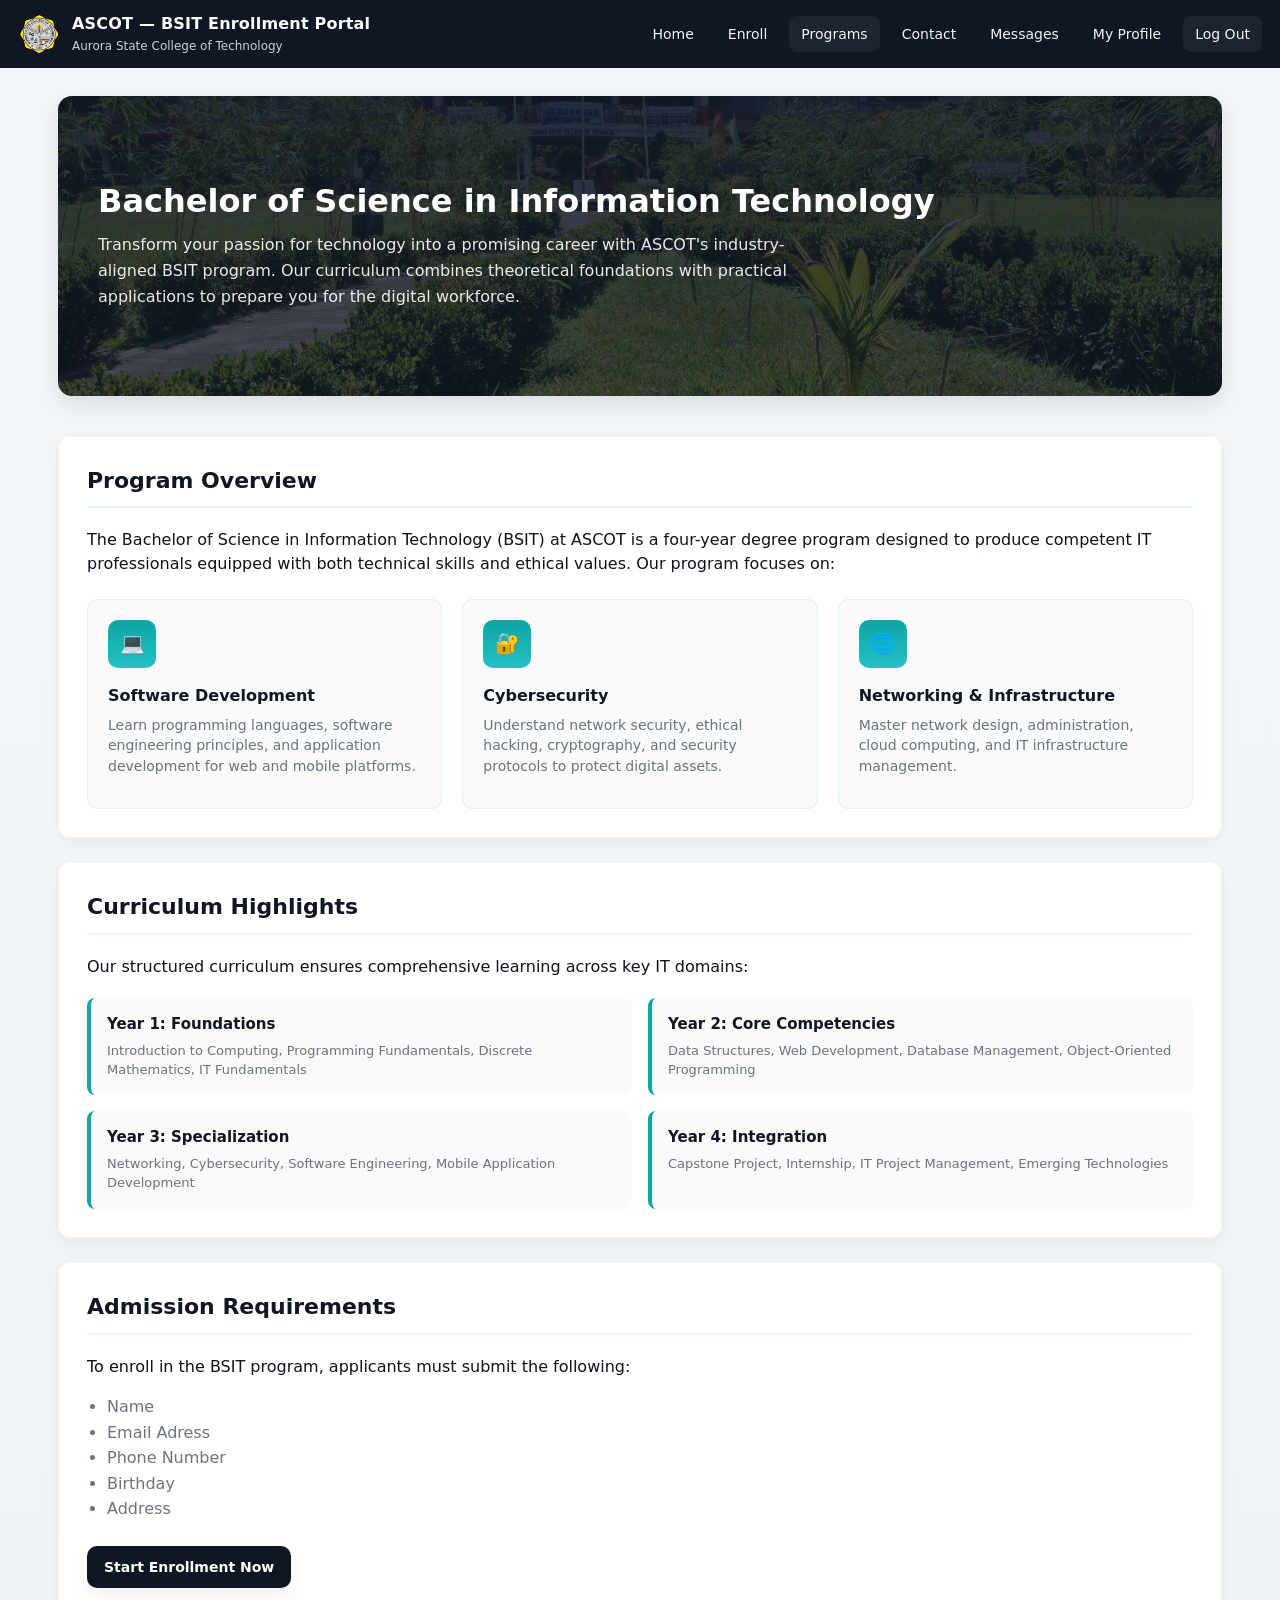
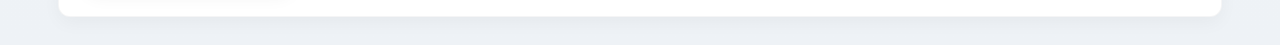
<file: about.html>
<!DOCTYPE html>
<html lang="en">
<head>
  <meta charset="utf-8" />
  <meta name="viewport" content="width=device-width,initial-scale=1" />
  <title>About BSIT Programs — ASCOT Enrollment Portal</title>
  
  <!-- Link to external CSS if you create one -->
  <!-- <link rel="stylesheet" href="style.css"> -->
  <link rel="stylesheet" href="design2.css">
  <style>
    /* Reset-ish */
    * { box-sizing: border-box; margin: 0; padding: 0; }
    :root{
      --brand:#0f1724;        /* dark navy */
      --accent:#0ea5a4;       /* teal */
      --muted:#6b7280;        /* gray */
      --card:#ffffff;
      --glass: rgba(255,255,255,0.6);
    }
    body {
      font-family: Inter, system-ui, -apple-system, "Segoe UI", Roboto, "Helvetica Neue", Arial;
      background: linear-gradient(180deg,#f3f6f9 0%, #eef2f6 100%);
      color: #0b1220;
      -webkit-font-smoothing:antialiased;
      -moz-osx-font-smoothing:grayscale;
      line-height:1.45;
    }

    /* NAV */
    header.site-header {
      background: var(--brand);
      color: white;
      padding: 12px 18px;
      display:flex;
      align-items:center;
      justify-content:space-between;
      gap:16px;
    }
    .brand {
      display:flex;
      align-items:center;
      gap:12px;
    }
    .brand img { height:42px; width:auto; border-radius:6px; }
    .brand h1 { font-size:18px; letter-spacing:0.2px; margin:0; }
    nav.primary { display:flex; gap:10px; align-items:center; }
    nav.primary a {
      color:white; text-decoration:none; padding:8px 12px; border-radius:8px; font-size:14px;
      opacity:0.95;
    }
    nav.primary a:hover { background: rgba(255,255,255,0.06); }
    nav.primary a.active { background: rgba(255,255,255,0.06); }

    /* Main layout */
    main.container {
      max-width:1200px;
      margin:28px auto;
      padding:0 18px;
    }

    /* Hero Banner */
    /* Replace the existing .hero-banner in about.html */
.hero-banner {
    background: linear-gradient(rgba(15,23,36,0.85), rgba(15,23,36,0.75)), url('ascot.jpg');
    background-size: cover;
    background-position: center;
    border-radius: 14px;
    padding: 50px 40px;
    color: white;
    margin-bottom: 40px;
    box-shadow: 0 8px 24px rgba(12,18,30,0.1);
    min-height: 300px;
    display: flex;
    flex-direction: column;
    justify-content: center;
}
    .hero-banner .kicker {
      background: linear-gradient(90deg,var(--accent), #38bdf8);
      color:white;
      padding:6px 12px;
      border-radius:999px;
      font-size:14px;
      font-weight:600;
      letter-spacing:0.2px;
      box-shadow: 0 6px 18px rgba(14,165,164,0.2);
      width:fit-content;
      margin-bottom: 16px;
    }
    .hero-banner h2 { font-size:32px; margin-bottom:12px; }
    .hero-banner p { font-size:16px; opacity:0.9; max-width:700px; }

    /* Content Cards */
    .content-section {
      background: white;
      border-radius: 12px;
      padding: 28px;
      margin-bottom: 24px;
      border: 1px solid rgba(15,23,36,0.04);
      box-shadow: 0 6px 18px rgba(12,18,30,0.04);
    }
    .section-title {
      color: var(--brand);
      font-size: 22px;
      margin-bottom: 20px;
      padding-bottom: 10px;
      border-bottom: 2px solid rgba(14,165,164,0.1);
    }

    /* Program Features */
    .programs-grid {
      display: grid;
      grid-template-columns: repeat(3, 1fr);
      gap: 20px;
      margin-top: 20px;
    }
    .program-card {
      background: #f8fafc;
      border-radius: 10px;
      padding: 20px;
      border: 1px solid rgba(14,165,164,0.1);
      transition: transform 0.2s, box-shadow 0.2s;
    }
    .program-card:hover {
      transform: translateY(-4px);
      box-shadow: 0 12px 24px rgba(14,165,164,0.1);
    }
    .program-icon {
      height: 48px;
      width: 48px;
      background: linear-gradient(180deg,var(--accent), #22c1c3);
      border-radius: 10px;
      display: flex;
      align-items: center;
      justify-content: center;
      color: white;
      font-size: 20px;
      margin-bottom: 16px;
    }
    .program-card h4 {
      color: var(--brand);
      margin-bottom: 8px;
      font-size: 16px;
    }
    .program-card p {
      color: var(--muted);
      font-size: 14px;
      margin-bottom: 12px;
    }

    /* Curriculum List */
    .curriculum-list {
      display: grid;
      grid-template-columns: repeat(2, 1fr);
      gap: 16px;
      margin-top: 20px;
    }
    .curriculum-item {
      background: #f8fafc;
      padding: 16px;
      border-radius: 8px;
      border-left: 4px solid var(--accent);
    }
    .curriculum-item h5 {
      color: var(--brand);
      margin-bottom: 6px;
      font-size: 15px;
    }
    .curriculum-item p {
      color: var(--muted);
      font-size: 13px;
      margin: 0;
    }

    /* Stats */
    .stats-section {
      display: grid;
      grid-template-columns: repeat(4, 1fr);
      gap: 20px;
      margin: 32px 0;
    }
    .stat-box {
      background: white;
      padding: 24px;
      border-radius: 12px;
      text-align: center;
      border: 1px solid rgba(15,23,36,0.04);
      box-shadow: 0 6px 18px rgba(12,18,30,0.04);
    }
    .stat-number {
      font-size: 36px;
      font-weight: bold;
      color: var(--accent);
      margin-bottom: 8px;
    }
    .stat-label {
      color: var(--brand);
      font-size: 14px;
      font-weight: 600;
    }

    /* Buttons */
    .btn{
      display:inline-flex; gap:10px; align-items:center; text-decoration:none;
      padding:10px 16px; border-radius:10px; font-weight:600; font-size:14px;
      border:1px solid rgba(15,23,36,0.06);
      transition: all 0.2s;
    }
    .btn.primary { 
      background:var(--brand); color:white; 
      box-shadow: 0 8px 18px rgba(15,23,36,0.06); 
    }
    .btn.primary:hover {
      background: #1a2436;
      transform: translateY(-1px);
    }
    .btn.outline { 
      background:transparent; color:var(--brand); 
      border:1px solid rgba(15,23,36,0.08); 
    }
    .btn.outline:hover {
      background: rgba(15,23,36,0.02);
    }

    /* Footer */
    footer.site-footer {
      margin-top:28px; padding:20px; background:var(--brand); color:white; border-radius:10px;
      max-width:1200px; margin-left:auto; margin-right:auto; display:flex; justify-content:space-between; align-items:center;
    }

    /* Responsive */
    @media (max-width:1000px){
      .programs-grid { grid-template-columns: repeat(2, 1fr); }
      .stats-section { grid-template-columns: repeat(2, 1fr); }
      .curriculum-list { grid-template-columns: 1fr; }
      footer.site-footer { flex-direction:column; gap:12px; text-align:center; }
    }
    @media (max-width:768px){
      .programs-grid { grid-template-columns: 1fr; }
      .stats-section { grid-template-columns: 1fr; }
      .hero-banner h2 { font-size: 26px; }
      .hero-banner { padding: 30px 20px; }
    }
    @media (max-width:560px){
      header.site-header { flex-direction: column; align-items: flex-start; }
      nav.primary { width: 100%; margin-top: 10px; }
    }
  </style>
</head>
<body>

  <!-- HEADER / NAV -->
  <header class="site-header" role="banner">
    <div class="brand">
      <img src="ascot3.png" alt="ASCOT logo" onerror="this.style.display='none'">
      <div>
        <h1 style="font-size:16px;">ASCOT — BSIT Enrollment Portal</h1>
        <div style="font-size:12px; color:rgba(255,255,255,0.8); margin-top:3px;">Aurora State College of Technology</div>
      </div>
    </div>

    <nav class="primary" role="navigation" aria-label="Primary">
      <a href="index.html">Home</a>
      <a href="enrollment.php">Enroll</a>
      <a href="about.html" class="active">Programs</a>
      <a href="contact.html">Contact</a>
      <a href="messages.html">Messages</a>
      <a href="profile.php">My Profile</a>
      <a href="logIn.html" class="active">Log Out</a>
    </nav>
  </header>

  <!-- MAIN CONTENT -->
  <main class="container" role="main">

    <!-- HERO BANNER -->
    <section class="hero-banner" aria-label="About BSIT Program">
      <h2>Bachelor of Science in Information Technology</h2>
      <p>Transform your passion for technology into a promising career with ASCOT's industry-aligned BSIT program. Our curriculum combines theoretical foundations with practical applications to prepare you for the digital workforce.</p>
    </section>

    <!-- PROGRAM OVERVIEW -->
    <section class="content-section" aria-labelledby="overview-heading">
      <h3 class="section-title" id="overview-heading">Program Overview</h3>
      <p>The Bachelor of Science in Information Technology (BSIT) at ASCOT is a four-year degree program designed to produce competent IT professionals equipped with both technical skills and ethical values. Our program focuses on:</p>
      
      <div class="programs-grid" style="margin-top:24px;">
        <div class="program-card">
          <div class="program-icon">💻</div>
          <h4>Software Development</h4>
          <p>Learn programming languages, software engineering principles, and application development for web and mobile platforms.</p>
        </div>
        
        <div class="program-card">
          <div class="program-icon">🔐</div>
          <h4>Cybersecurity</h4>
          <p>Understand network security, ethical hacking, cryptography, and security protocols to protect digital assets.</p>
        </div>
        
        <div class="program-card">
          <div class="program-icon">🌐</div>
          <h4>Networking & Infrastructure</h4>
          <p>Master network design, administration, cloud computing, and IT infrastructure management.</p>
        </div>
      </div>
    </section>

    <!-- CURRICULUM HIGHLIGHTS -->
    <section class="content-section" aria-labelledby="curriculum-heading">
      <h3 class="section-title" id="curriculum-heading">Curriculum Highlights</h3>
      <p>Our structured curriculum ensures comprehensive learning across key IT domains:</p>
      
      <div class="curriculum-list">
        <div class="curriculum-item">
          <h5>Year 1: Foundations</h5>
          <p>Introduction to Computing, Programming Fundamentals, Discrete Mathematics, IT Fundamentals</p>
        </div>
        
        <div class="curriculum-item">
          <h5>Year 2: Core Competencies</h5>
          <p>Data Structures, Web Development, Database Management, Object-Oriented Programming</p>
        </div>
        
        <div class="curriculum-item">
          <h5>Year 3: Specialization</h5>
          <p>Networking, Cybersecurity, Software Engineering, Mobile Application Development</p>
        </div>
        
        <div class="curriculum-item">
          <h5>Year 4: Integration</h5>
          <p>Capstone Project, Internship, IT Project Management, Emerging Technologies</p>
        </div>
      </div>
    </section>

    <!-- PROGRAM STATS 
    <section class="content-section" aria-labelledby="stats-heading">
      <h3 class="section-title" id="stats-heading">Program Statistics</h3>
      <div class="stats-section">
        <div class="stat-box">
          <div class="stat-number">1,248+</div>
          <div class="stat-label">Enrolled Students</div>
        </div>
        
        <div class="stat-box">
          <div class="stat-number">94%</div>
          <div class="stat-label">Passing Rate</div>
        </div>
        
        <div class="stat-box">
          <div class="stat-number">50+</div>
          <div class="stat-label">Industry Partners</div>
        </div>
        
        <div class="stat-box">
          <div class="stat-number">85%</div>
          <div class="stat-label">Employment Rate</div>
        </div>
      </div>
    </section>-->

    <!-- ADMISSION REQUIREMENTS -->
    <section class="content-section" aria-labelledby="requirements-heading">
      <h3 class="section-title" id="requirements-heading">Admission Requirements</h3>
      <p>To enroll in the BSIT program, applicants must submit the following:</p>
      <ul style="margin: 16px 0 24px 20px; color: var(--muted); line-height: 1.6;">
        <li>Name</li>
        <li>Email Adress</li>
        <li>Phone Number</li>
        <li>Birthday</li>
        <li>Address</li>
      </ul>
      
      <div class="actions" style="display:flex; gap:12px; margin-top:20px;">
        <a class="btn primary" href="enrollment.php" title="Start Enrollment">Start Enrollment Now</a>
        </div>
    </section>

    <!-- PORTAL FEATURES 
    <section class="content-section" aria-labelledby="portal-heading">
      <h3 class="section-title" id="portal-heading">Enrollment Portal Features</h3>
      <p>This Student Enrollment Portal provides a seamless experience for prospective BSIT students:</p>
      
      <div style="display: grid; grid-template-columns: repeat(2, 1fr); gap: 20px; margin-top: 20px;">
        <div style="background: #f8fafc; padding: 20px; border-radius: 10px;">
          <h4 style="color: var(--brand); margin-bottom: 10px;">For Students</h4>
          <ul style="color: var(--muted); line-height: 1.6; margin-left: 20px;">
            <li>Online enrollment form with subject selection</li>
            <li>Track application status in real-time</li>
            <li>Receive acceptance/rejection notices</li>
            <li>Message feed for admin communications</li>
          </ul>
        </div>
        
        <div style="background: #f8fafc; padding: 20px; border-radius: 10px;">
          <h4 style="color: var(--brand); margin-bottom: 10px;">For Administrators</h4>
          <ul style="color: var(--muted); line-height: 1.6; margin-left: 20px;">
            <li>Review and manage student applications</li>
            <li>Send notifications to applicants</li>
            <li>Update enrollment status</li>
            <li>Export student data for processing</li>
          </ul>
        </div>
      </div>
    </section>-->

  </main>

  
  

</body>
</html>
</file>
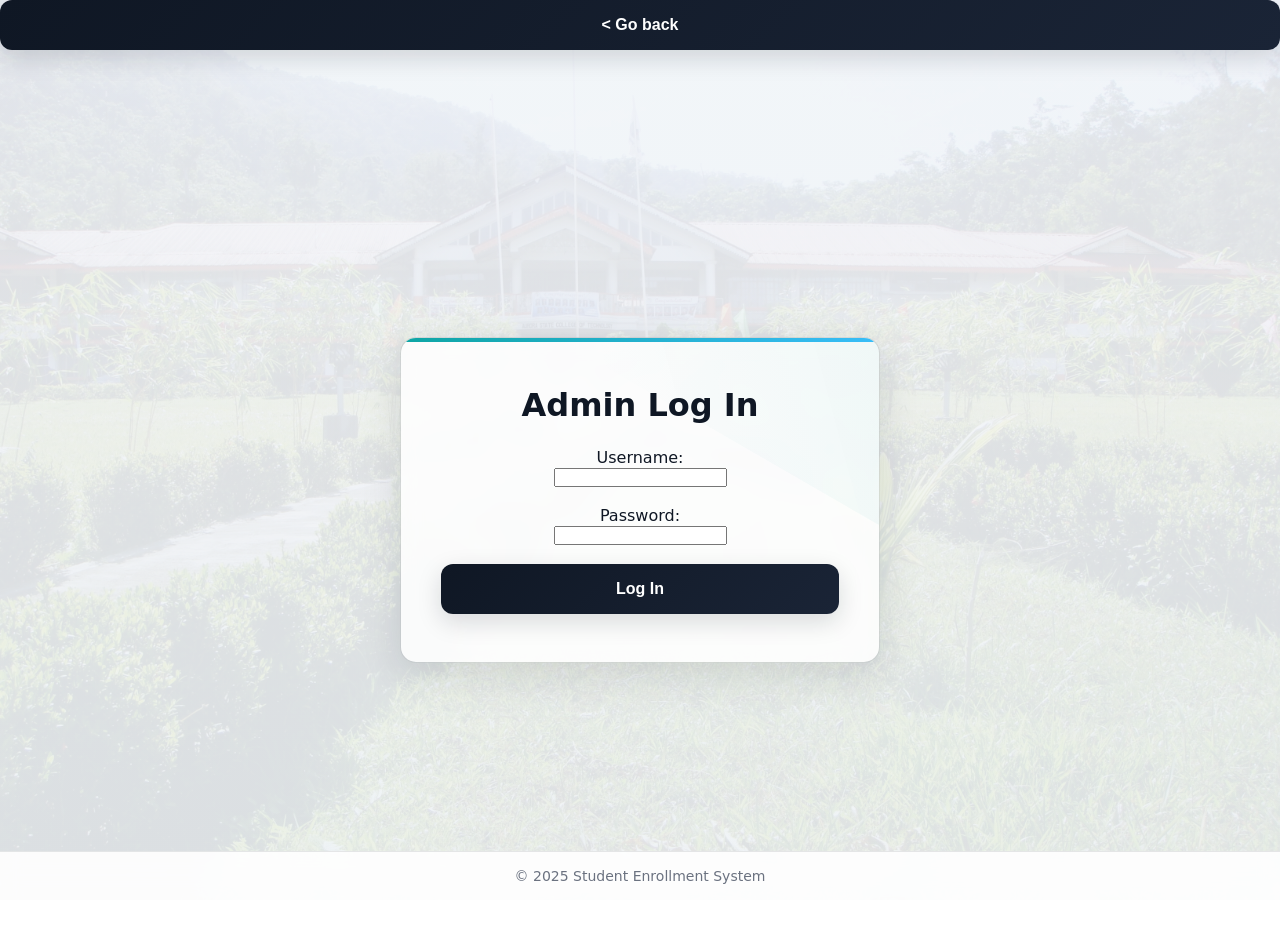
<file: adminLogIn.html>
<!DOCTYPE html>
<html lang="en">
<head>
    <link rel="stylesheet" href="design.css">
    <meta charset="UTF-8">
    <meta name="viewport" content="width=device-width, initial-scale=1.0">
    <title>Admin</title>
    <script>
	function goBack() {
	window.history.back();
	}
</script>
</head>
<body>
    <button onClick = "goBack()"> < Go back </button></button>
    <main class="page">
    <div class="container" float="center">
    <h1><strong><b>Admin Log In</b></strong></h1>
    <form action="admin_action.php" method="post">
        <label for="username">Username:</label><br>
        <input type="text" id="username" name="username" required><br><br>
        <label for="password">Password:</label><br>
        <input type="password" id="password" name="password" required><br><br>
        <input type="submit" value="Log In" class="button">
    </form>
    </div>
    </main>
<footer>© 2025 Student Enrollment System</footer>
    </body>
</html>
</file>
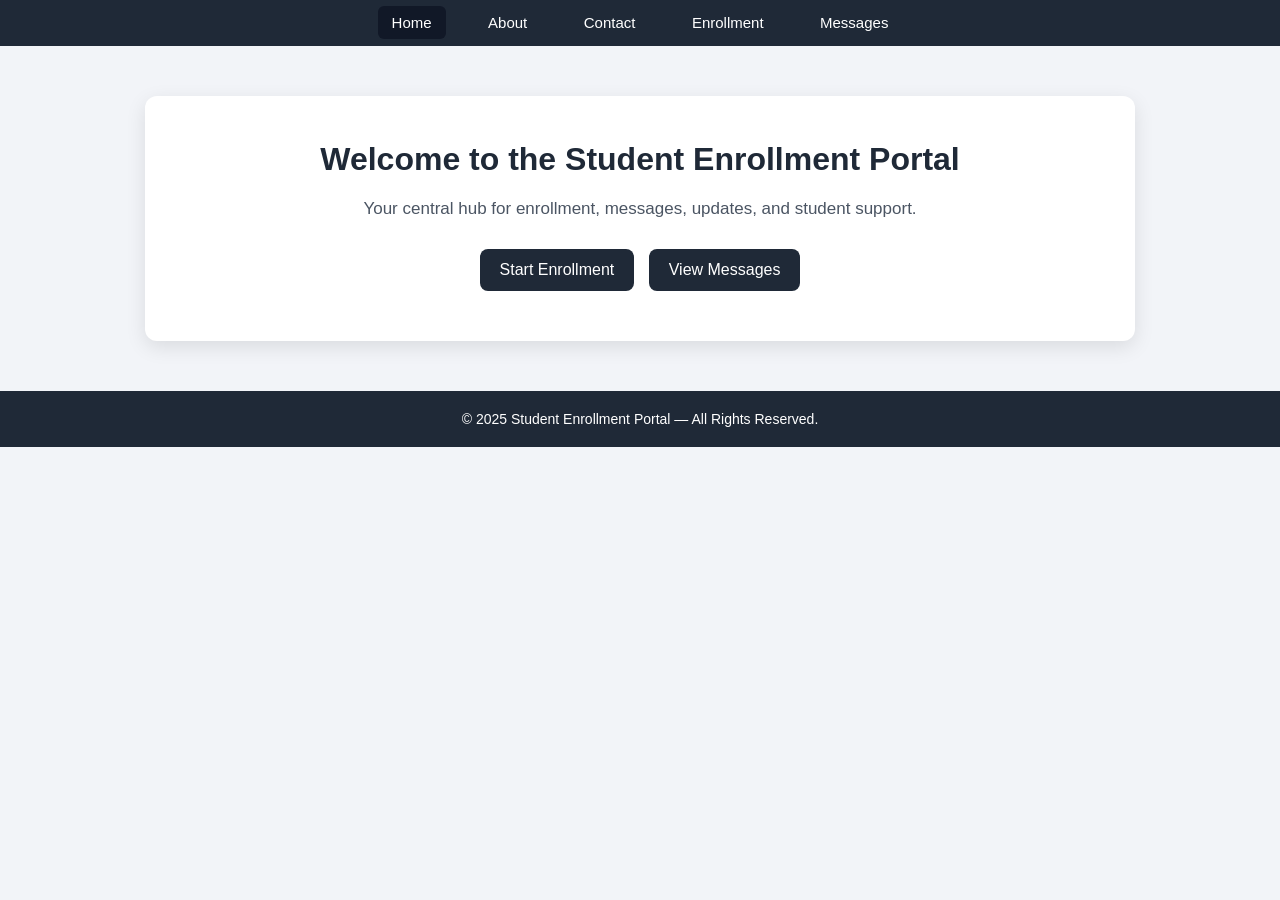
<file: home.html>
<!DOCTYPE html>
<html lang="en">
<head>
  <meta charset="UTF-8" />
  <meta name="viewport" content="width=device-width, initial-scale=1.0" />
  <title>Home — Student Enrollment Portal</title>

  <style>
    body {
      font-family: Arial, sans-serif;
      background:#f2f4f8;
      margin:0;
    }

    nav {
      background:#1f2937;
      padding:14px;
      text-align:center;
    }

    nav a {
      color:white;
      margin:0 12px;
      text-decoration:none;
      padding:8px 14px;
      border-radius:6px;
      font-size:15px;
    }

    nav a:hover, nav a.active {
      background:#111827;
    }

    .hero {
      max-width:900px;
      margin:50px auto;
      background:white;
      padding:45px;
      border-radius:12px;
      text-align:center;
      box-shadow:0 6px 20px rgba(0,0,0,0.10);
    }

    .hero h1 {
      margin-top:0;
      font-size:32px;
      color:#1f2937;
    }

    .hero p {
      margin:10px 0 25px;
      font-size:17px;
      color:#4b5563;
    }

    .btn-primary {
      background:#1f2937;
      color:white;
      padding:12px 20px;
      margin:5px;
      border-radius:8px;
      text-decoration:none;
      display:inline-block;
      transition:0.2s;
    }

    .btn-primary:hover {
      background:#111827;
    }

    footer {
      margin-top:40px;
      padding:20px;
      background:#1f2937;
      color:white;
      text-align:center;
      font-size:14px;
    }
  </style>
</head>

<body>

  <nav>
    <a href="index.html" class="active">Home</a>
    <a href="about.html">About</a>
    <a href="contact.html">Contact</a>
    <a href="enrollment.php">Enrollment</a>
    <a href="messages.html">Messages</a>
  </nav>

  <main class="hero">
    <h1>Welcome to the Student Enrollment Portal</h1>
    <p>Your central hub for enrollment, messages, updates, and student support.</p>

    <a class="btn-primary" href="enrollment.php">Start Enrollment</a>
    <a class="btn-primary" href="messages.html">View Messages</a>
  </main>

  <footer>
    © 2025 Student Enrollment Portal — All Rights Reserved.
  </footer>

</body>
</html>
</file>
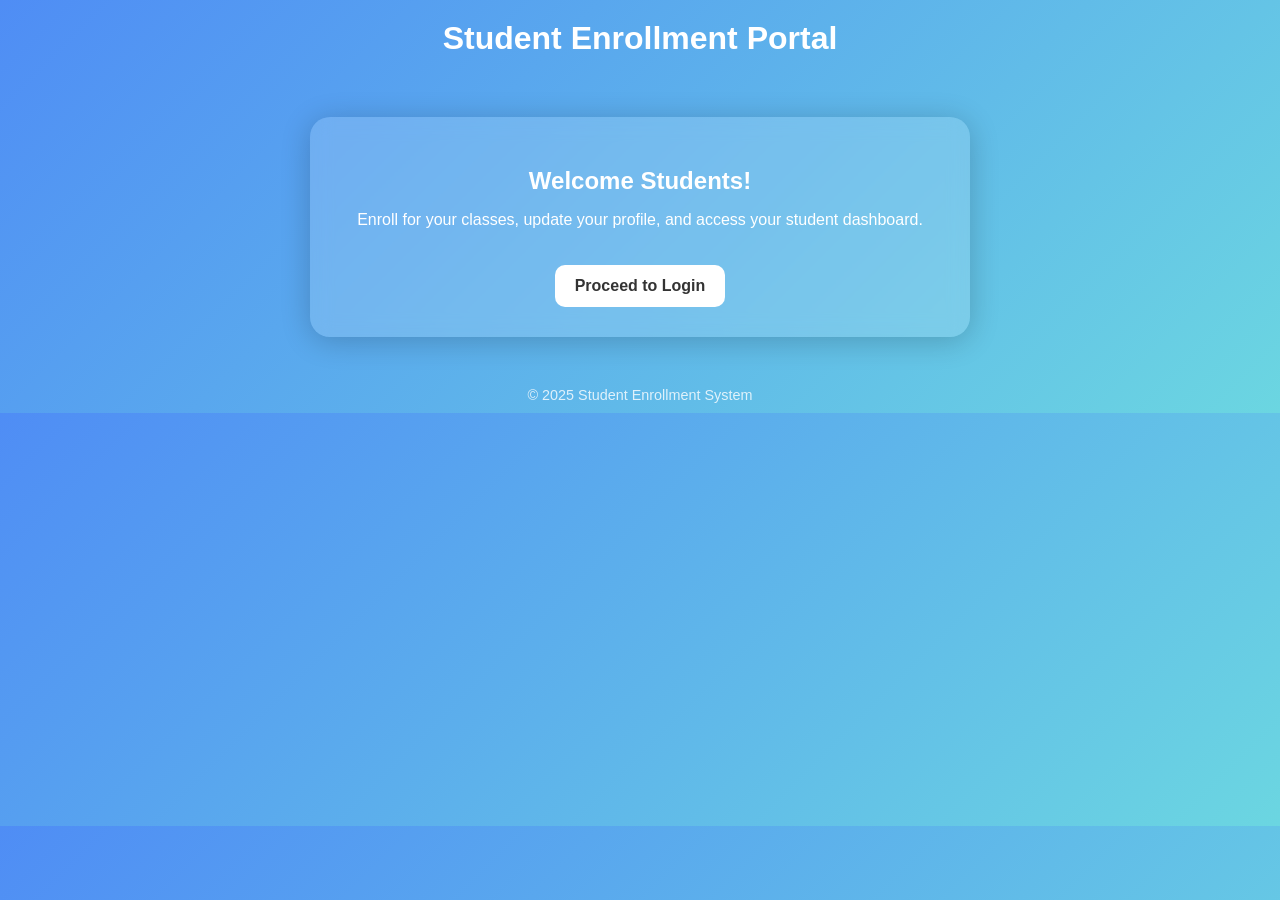
<file: landing.html>
<!DOCTYPE html>
<html lang="en">
<head>
  <meta charset="UTF-8" />
  <meta name="viewport" content="width=device-width, initial-scale=1.0" />
  <title>Student Enrollment Portal</title>
  <style>
    body {
      margin: 0;
      font-family: Arial, sans-serif;
      background: linear-gradient(135deg, #4f8df5, #6bd6e1);
      color: #fff;
    }
    header {
      padding: 20px;
      text-align: center;
      font-size: 2rem;
      font-weight: bold;
    }
    .glass-card {
      width: 90%;
      max-width: 600px;
      margin: 40px auto;
      padding: 30px;
      background: rgba(255, 255, 255, 0.15);
      border-radius: 20px;
      backdrop-filter: blur(10px);
      color: #fff;
      text-align: center;
      box-shadow: 0 4px 30px rgba(0, 0, 0, 0.2);
    }
    .glass-card h2 {
      margin-bottom: 10px;
    }
    .btn {
      display: inline-block;
      margin-top: 20px;
      background: #fff;
      color: #333;
      padding: 12px 20px;
      border-radius: 10px;
      text-decoration: none;
      font-weight: bold;
      transition: 0.3s;
    }
    .btn:hover {
      background: #e1e1e1;
    }
    footer {
      margin-top: 40px;
      text-align: center;
      padding: 10px;
      font-size: 0.9rem;
      opacity: 0.8;
    }
  </style>
</head>
<body>
  <header>Student Enrollment Portal</header>

  <div class="glass-card">
    <h2>Welcome Students!</h2>
    <p>Enroll for your classes, update your profile, and access your student dashboard.</p>
    <a href="#" class="btn">Proceed to Login</a>
  </div>

  <footer>© 2025 Student Enrollment System</footer>
</body>
</html>
</file>
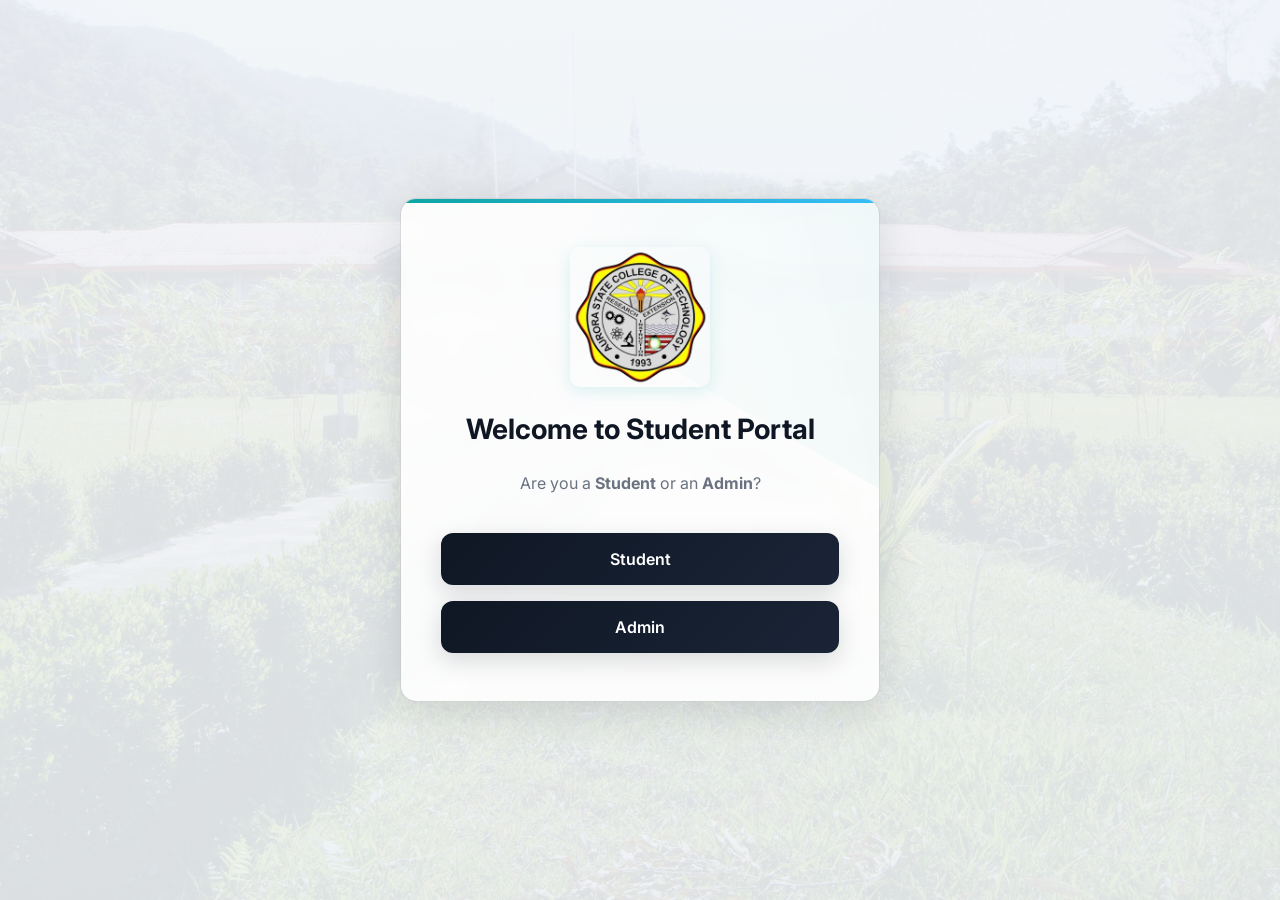
<file: logIn.html>
<!DOCTYPE html>
<html lang="en">
<head>
        <link rel="stylesheet" href="design.css">
        <meta charset="UTF-8">
        <meta name="viewport" content="width=device-width, initial-scale=1.0">
        <title>Student Portal</title>
        <link rel="preconnect" href="https://fonts.googleapis.com">
        <link rel="preconnect" href="https://fonts.gstatic.com" crossorigin>
        <link href="https://fonts.googleapis.com/css2?family=Inter:wght@300;400;600;700&display=swap" rel="stylesheet">
</head>
<body>
    <main class="page">
        <div class="container">
            <img src="ascot3.png" alt="Ascot Logo" class="logo" loading="lazy">
            <h1 class="title"><strong>Welcome to Student Portal</strong></h1>
            <p class="lead">Are you a <strong>Student</strong> or an <strong>Admin</strong>?</p>
            <div class="actions">
                <button class="btn" onclick="location.href='StudentLogin.php'">Student</button>
                <button class="btn" onclick="location.href='adminLogIn.html'">Admin</button>
            </div>
        </div>
    </main>
    
</body>
</html>
</file>
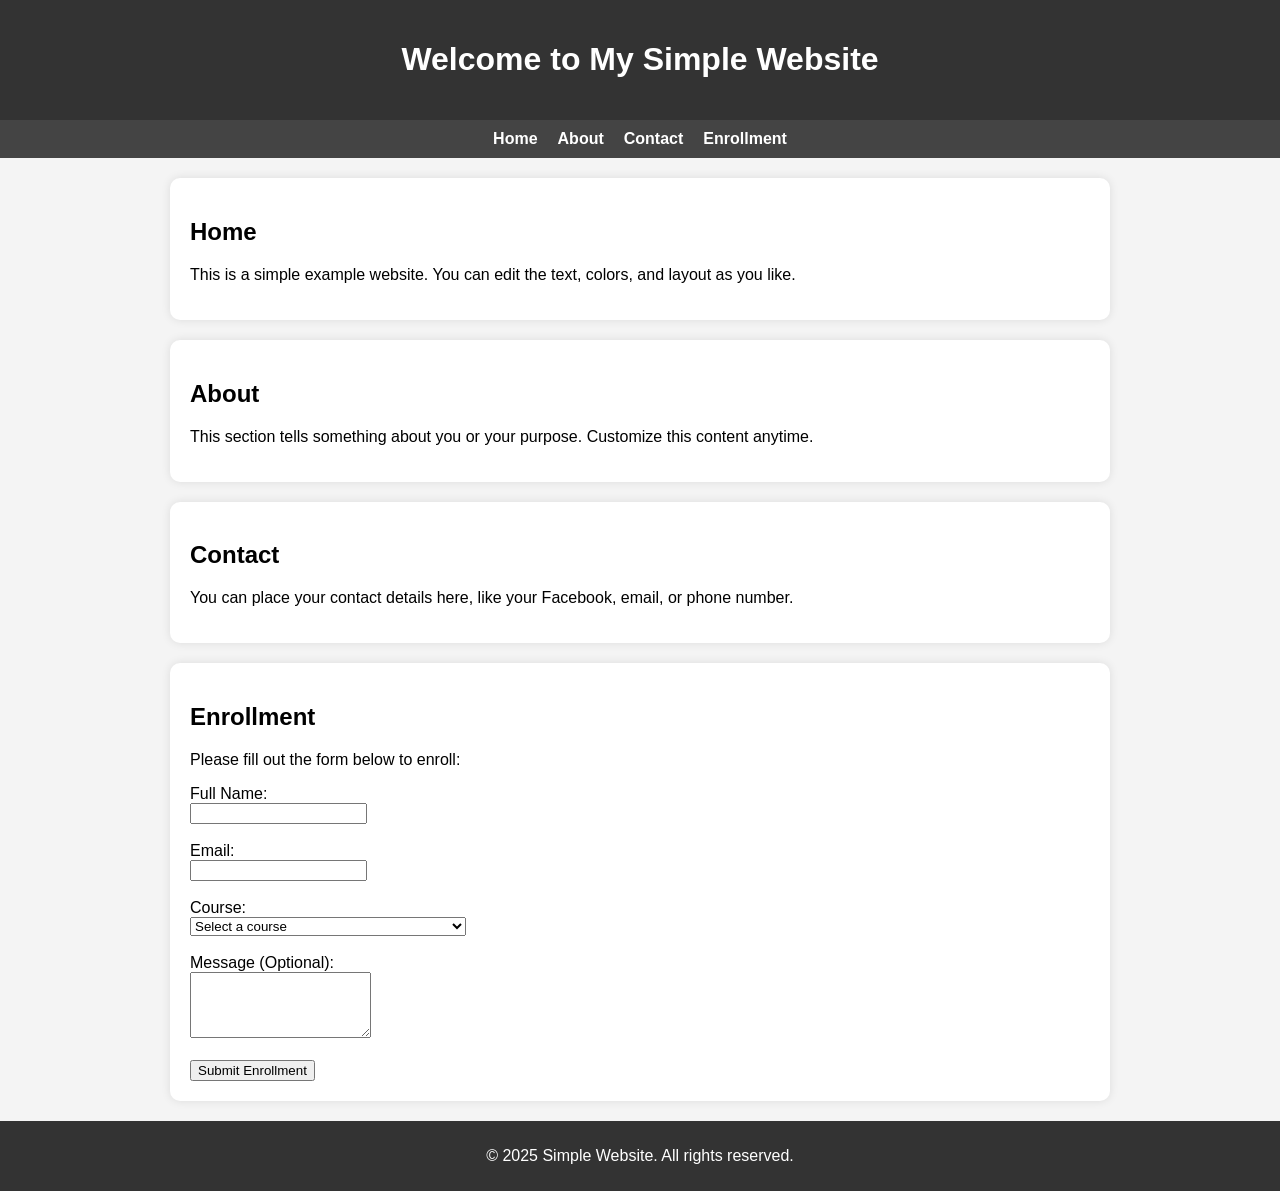
<file: simple_website.html>
<!DOCTYPE html>
<html lang="en">
<head>
  <meta charset="UTF-8" />
  <meta name="viewport" content="width=device-width, initial-scale=1.0" />
  <title>Simple Website</title>
  <style>
    body {
      font-family: Arial, sans-serif;
      margin: 0;
      padding: 0;
      background: #f4f4f4;
    }
    header {
      background: #333;
      color: #fff;
      padding: 20px;
      text-align: center;
    }
    nav {
      background: #444;
      padding: 10px;
      display: flex;
      justify-content: center;
      gap: 20px;
    }
    nav a {
      color: white;
      text-decoration: none;
      font-weight: bold;
    }
    nav a:hover {
      text-decoration: underline;
    }
    .container {
      padding: 20px;
      max-width: 900px;
      margin: auto;
      background: white;
      margin-top: 20px;
      border-radius: 10px;
      box-shadow: 0 0 10px rgba(0,0,0,0.1);
    }
    footer {
      background: #333;
      color: #fff;
      text-align: center;
      padding: 10px;
      margin-top: 20px;
    }
  </style>
</head>
<body>
  <header>
    <h1>Welcome to My Simple Website</h1>
  </header>

  <nav>
    <a href="#home">Home</a>
    <a href="#about">About</a>
    <a href="#contact">Contact</a>
    <a href="#enrollment">Enrollment</a>
  </nav>

  <div class="container" id="home">
    <h2>Home</h2>
    <p>This is a simple example website. You can edit the text, colors, and layout as you like.</p>
  </div>

  <div class="container" id="about">
    <h2>About</h2>
    <p>This section tells something about you or your purpose. Customize this content anytime.</p>
  </div>

  <div class="container" id="contact">
    <h2>Contact</h2>
    <p>You can place your contact details here, like your Facebook, email, or phone number.</p>
  </div>

    <div class="container" id="enrollment">
    <h2>Enrollment</h2>
    <p>Please fill out the form below to enroll:</p>
    <form action="https://formsubmit.co/YOUREMAILHERE" method="POST">
      <!-- Redirect after submit -->
      <input type="hidden" name="_next" value="https://example.com/thankyou.html">
      <input type="hidden" name="_captcha" value="false">
      <label for="fullname">Full Name:</label><br>
      <input type="text" id="fullname" name="fullname" required><br><br>

      <label for="email">Email:</label><br>
      <input type="email" id="email" name="email" required><br><br>

      <label for="course">Course:</label><br>
      <select id="course" name="course" required>
        <option value="">Select a course</option>
        <option value="BSIT">BS Information Technology</option>
        <option value="BSCS">BS Computer Science</option>
        <option value="BSEMC">BS Entertainment & Multimedia Computing</option>
        <option value="BSIS">BS Information Systems</option>
      </select><br><br>

      <label for="message">Message (Optional):</label><br>
      <textarea id="message" name="message" rows="4"></textarea><br><br>

      <button type="submit">Submit Enrollment</button>
    </form>
  </div>

  <footer>
    <p>© 2025 Simple Website. All rights reserved.</p>
  </footer>
</body>
</html>
</file>
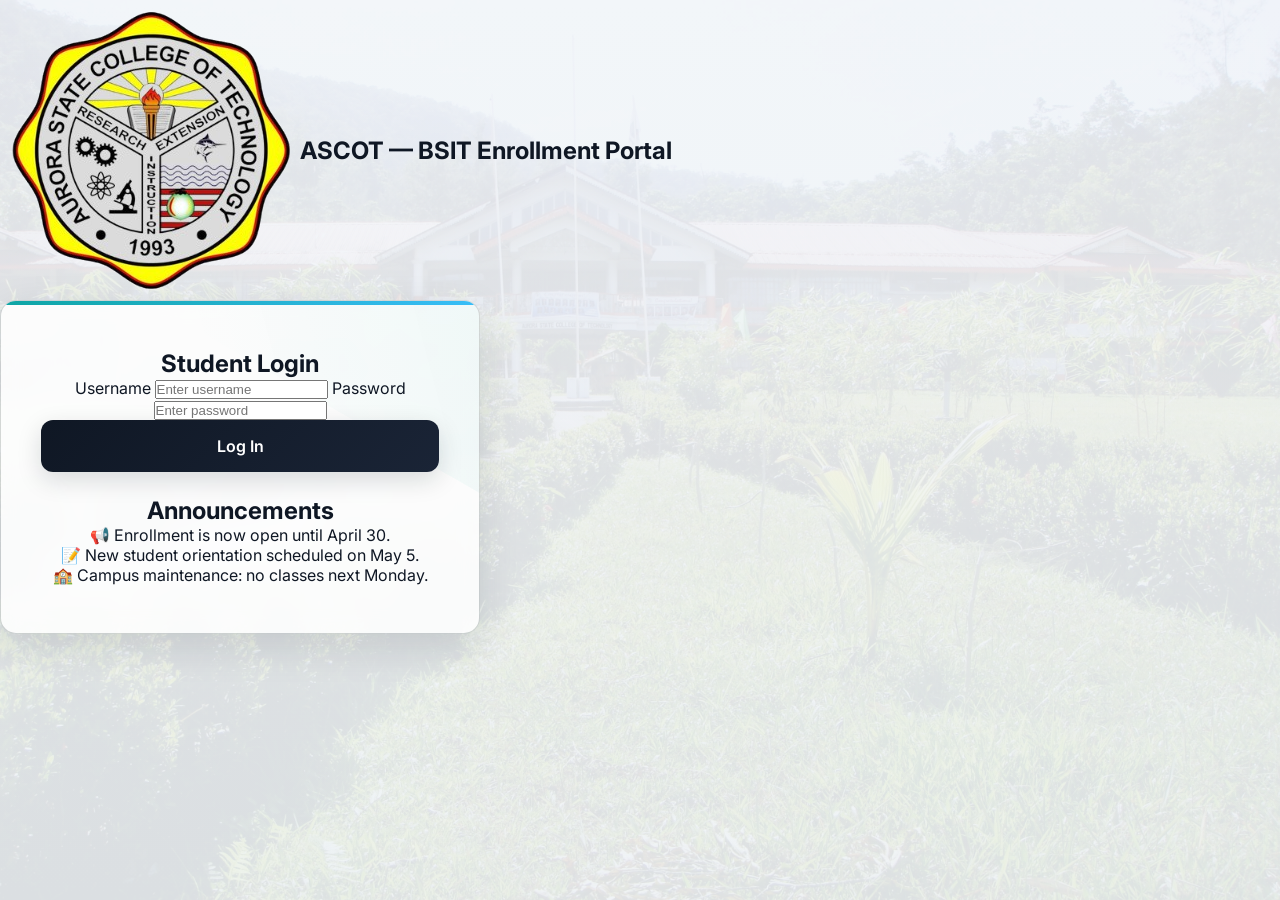
<file: StudentLogin.html>
<!DOCTYPE html>
<html lang="en">
<head>
<link rel="stylesheet" href="design.css">
<meta charset="UTF-8">
<meta name="viewport" content="width=device-width, initial-scale=1.0">
<title>Student Enrollment Portal</title>
<link rel="preconnect" href="https://fonts.googleapis.com">
<link rel="preconnect" href="https://fonts.gstatic.com" crossorigin>
<link href="https://fonts.googleapis.com/css2?family=Inter:wght@300;400;600;700&display=swap" rel="stylesheet">
</head>
<body>

<!-- Navigation Bar -->
<nav>
    <div style="display:flex; align-items:center;">
        <img src="ascot3.png" alt="School Logo">
        <h2>ASCOT — BSIT Enrollment Portal</h2>
    </div>
</nav>

<!-- Two Columns -->
<div class="container">

    <!-- LOGIN CARD -->
    <div class="glass">
        <h2>Student Login</h2>
        <label>Username</label>
        <input type="text" placeholder="Enter username">

        <label>Password</label>
        <input type="password" placeholder="Enter password">

        <button>Log In</button>
    </div>

    <!-- ANNOUNCEMENTS PANEL -->
    <div class="glass">
        <h2>Announcements</h2>

        <div class="announcement-item">📢 Enrollment is now open until April 30.</div>
        <div class="announcement-item">📝 New student orientation scheduled on May 5.</div>
        <div class="announcement-item">🏫 Campus maintenance: no classes next Monday.</div>
    </div>

</div>

</body>
</html>
</file>
<file: design2.css>
/* Standardized Banner Sizes */
.hero-banner,
.enrollment-hero,
.contact-hero,
.messages-hero {
    background: linear-gradient(rgba(15,23,36,0.85), rgba(15,23,36,0.75)), url('ascot.jpg');
    background-size: cover;
    background-position: center;
    border-radius: 14px;
    padding: 50px 40px;
    color: white;
    margin-bottom: 40px;
    box-shadow: 0 8px 24px var(--shadow);
    min-height: 300px;
    display: flex;
    flex-direction: column;
    justify-content: center;
}

/* For index.html - update the existing banner class */
.banner .left {
    min-height: 320px; /* Make similar to other banners */
    background-image: url('ascot.jpg');
    background-size: cover;
    background-position: center;
    position: relative;
}

/* Standard Kicker for all pages */
.kicker,
.enrollment-hero .kicker,
.contact-hero .kicker,
.messages-hero .kicker {
    background: linear-gradient(90deg,var(--accent), #38bdf8);
    color:white;
    padding:8px 16px;
    border-radius:999px;
    font-size:14px;
    font-weight:600;
    letter-spacing:0.2px;
    box-shadow: 0 6px 18px rgba(14,165,164,0.2);
    width:fit-content;
    margin-bottom: 20px;
    text-transform: uppercase;
}

/* Standard Headers for all pages */
.hero-banner h2,
.enrollment-hero h2,
.contact-hero h2,
.messages-hero h2 {
    font-size: 36px;
    margin-bottom: 16px;
    line-height: 1.2;
}

/* Standard Paragraph for all pages */
.hero-banner p,
.enrollment-hero p,
.contact-hero p,
.messages-hero p {
    font-size: 18px;
    opacity:0.9;
    max-width:700px;
    line-height: 1.6;
}

/* Responsive adjustments */
@media (max-width: 768px) {
    .hero-banner,
    .enrollment-hero,
    .contact-hero,
    .messages-hero,
    .banner .left {
        padding: 40px 24px;
        min-height: 280px;
    }
    
    .hero-banner h2,
    .enrollment-hero h2,
    .contact-hero h2,
    .messages-hero h2 {
        font-size: 28px;
    }
    
    .hero-banner p,
    .enrollment-hero p,
    .contact-hero p,
    .messages-hero p {
        font-size: 16px;
    }
}

@media (max-width: 480px) {
    .hero-banner,
    .enrollment-hero,
    .contact-hero,
    .messages-hero,
    .banner .left {
        padding: 30px 20px;
        min-height: 250px;
    }
    
    .hero-banner h2,
    .enrollment-hero h2,
    .contact-hero h2,
    .messages-hero h2 {
        font-size: 24px;
    }
    
    .hero-banner p,
    .enrollment-hero p,
    .contact-hero p,
    .messages-hero p {
        font-size: 15px;
    }
}
</file>
<file: design.css>
/* Updated CSS with Home Page Color Scheme */
:root {
    --brand: #0f1724;        /* dark navy - from home page */
    --accent: #0ea5a4;       /* teal - from home page */
    --accent-light: #38bdf8; /* light blue gradient */
    --muted: #6b7280;        /* gray - from home page */
    --light-gray: #eef2f6;   /* background gradient color */
    --card-bg: rgba(255, 255, 255, 0.95);
    --glass: rgba(255, 255, 255, 0.85);
    --border: rgba(15, 23, 36, 0.1);
    --radius: 16px;          /* increased for modern look */
}

* {
    box-sizing: border-box;
    margin: 0;
    padding: 0;
}

html, body {
    height: 100%;
    margin: 0;
    font-family: 'Inter', system-ui, -apple-system, 'Segoe UI', Roboto, 'Helvetica Neue', Arial;
    color: var(--brand);
    -webkit-font-smoothing: antialiased;
    -moz-osx-font-smoothing: grayscale;
}

/* Background matching home page style */
body::before {
    content: "";
    position: fixed;
    inset: 0;
    z-index: -2;
    /* Home page gradient background */
    background: linear-gradient(180deg, #f3f6f9 0%, var(--light-gray) 100%);
    background-size: cover;
    background-position: center;
}

/* Optional: Add subtle ASCOT image in background */
body::after {
    content: "";
    position: fixed;
    inset: 0;
    z-index: -1;
    background-image: url("ascot.jpg");
    background-size: cover;
    background-position: center;
    opacity: 0.08; /* Very subtle */
    pointer-events: none;
}

.page {
    min-height: 100vh;
    display: flex;
    align-items: center;
    justify-content: center;
    padding: 32px;
    background: transparent;
}

.container {
    width: 100%;
    max-width: 480px;
    /* Glass effect matching home page cards */
    background: var(--glass);
    border-radius: var(--radius);
    padding: 48px 40px;
    box-shadow: 0 12px 40px rgba(15, 23, 36, 0.12);
    text-align: center;
    display: flex;
    flex-direction: column;
    gap: 24px;
    border: 1px solid var(--border);
    position: relative;
    z-index: 1;
    backdrop-filter: blur(10px);
    -webkit-backdrop-filter: blur(10px);
    background-clip: padding-box;
}

.logo {
    width: 140px;
    height: auto;
    margin: 0 auto;
    border-radius: 10px;
    box-shadow: 0 4px 16px rgba(14, 165, 164, 0.15);
}

.title {
    margin: 0;
    font-size: 28px;
    font-weight: 700;
    color: var(--brand);
    line-height: 1.3;
}

.subtitle {
    margin: 0;
    color: var(--muted);
    font-size: 14px;
    font-weight: 500;
}

.lead {
    margin: 0;
    color: var(--muted);
    font-size: 16px;
    line-height: 1.6;
}

.actions {
    display: flex;
    flex-direction: column;
    gap: 16px;
    margin-top: 12px;
}

/* Buttons matching home page style */
.btn, .button, button, input[type="button"], input[type="submit"] {
    background: linear-gradient(135deg, var(--brand) 0%, #1a2436 100%);
    color: white;
    border: none;
    padding: 16px 24px;
    font-size: 16px;
    font-weight: 600;
    border-radius: 12px;
    cursor: pointer;
    transition: all 0.3s ease;
    box-shadow: 0 8px 24px rgba(15, 23, 36, 0.15);
    font-family: 'Inter', sans-serif;
    width: 100%;
    display: flex;
    align-items: center;
    justify-content: center;
    gap: 10px;
    text-decoration: none;
}

.btn:hover, .button:hover, button:hover, 
input[type="button"]:hover, input[type="submit"]:hover {
    transform: translateY(-2px);
    box-shadow: 0 12px 32px rgba(15, 23, 36, 0.2);
    background: linear-gradient(135deg, #1a2436 0%, var(--brand) 100%);
}

.btn:active, .button:active, button:active,
input[type="button"]:active, input[type="submit"]:active {
    transform: translateY(0);
}

.btn:focus, .button:focus, button:focus,
input[type="button"]:focus, input[type="submit"]:focus {
    outline: 3px solid rgba(14, 165, 164, 0.3);
    outline-offset: 2px;
}

/* Specific button styles */
.btn-student {
    background: linear-gradient(135deg, var(--accent) 0%, var(--accent-light) 100%);
    box-shadow: 0 8px 24px rgba(14, 165, 164, 0.2);
}

.btn-student:hover {
    background: linear-gradient(135deg, var(--accent-light) 0%, var(--accent) 100%);
    box-shadow: 0 12px 32px rgba(14, 165, 164, 0.3);
}

.btn-admin {
    background: linear-gradient(135deg, var(--brand) 0%, #2d3748 100%);
    box-shadow: 0 8px 24px rgba(15, 23, 36, 0.15);
}

.btn-admin:hover {
    background: linear-gradient(135deg, #2d3748 0%, var(--brand) 100%);
    box-shadow: 0 12px 32px rgba(15, 23, 36, 0.25);
}

/* Button icons */
.btn-icon {
    font-size: 18px;
}

/* Outline button variant */
.btn-outline {
    background: transparent;
    color: var(--brand);
    border: 2px solid var(--border);
    box-shadow: none;
}

.btn-outline:hover {
    background: rgba(15, 23, 36, 0.05);
    transform: translateY(-2px);
    box-shadow: 0 6px 20px rgba(15, 23, 36, 0.1);
}

/* Footer matching home page */
footer {
    position: fixed;
    bottom: 0;
    left: 0;
    right: 0;
    text-align: center;
    padding: 16px;
    font-size: 14px;
    color: var(--muted);
    background: rgba(255, 255, 255, 0.9);
    backdrop-filter: blur(10px);
    -webkit-backdrop-filter: blur(10px);
    border-top: 1px solid var(--border);
    z-index: 100;
}

/* Responsive design */
@media (max-width: 768px) {
    .container {
        max-width: 420px;
        padding: 40px 32px;
        margin: 20px;
    }
    
    .title {
        font-size: 24px;
    }
    
    .logo {
        width: 120px;
    }
}

@media (max-width: 480px) {
    .container {
        padding: 32px 24px;
        margin: 16px;
    }
    
    .title {
        font-size: 22px;
    }
    
    .logo {
        width: 100px;
    }
    
    .btn, .button, button, input[type="button"], input[type="submit"] {
        padding: 14px 20px;
        font-size: 15px;
    }
    
    .page {
        padding: 16px;
    }
}

/* Optional: Add decorative elements */
.container::before {
    content: "";
    position: absolute;
    top: 0;
    left: 0;
    right: 0;
    height: 4px;
    background: linear-gradient(90deg, var(--accent), var(--accent-light));
    border-radius: var(--radius) var(--radius) 0 0;
    z-index: 2;
}

/* Home page inspired card effect */
.container {
    position: relative;
    overflow: hidden;
}

.container::after {
    content: "";
    position: absolute;
    top: -50%;
    right: -50%;
    width: 100%;
    height: 100%;
    background: linear-gradient(45deg, transparent, rgba(14, 165, 164, 0.05), transparent);
    transform: rotate(30deg);
    z-index: -1;
}
</file>
